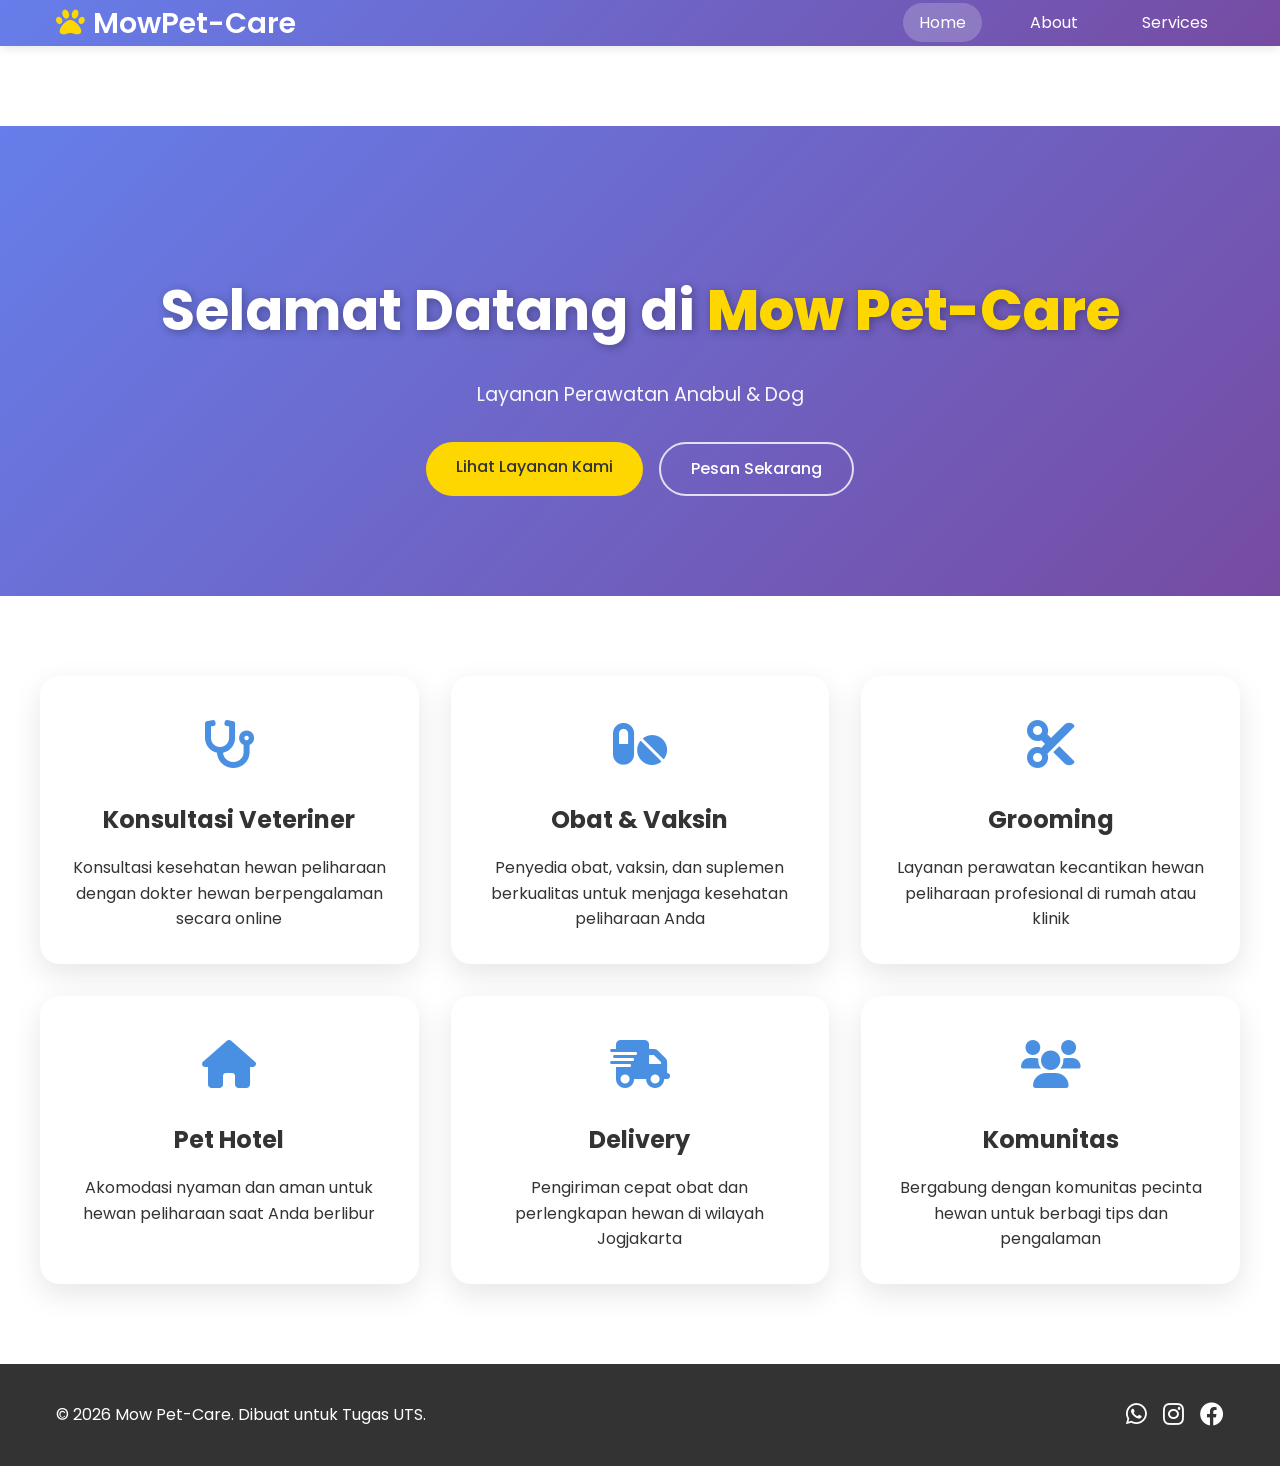
<file: index.html>
<!DOCTYPE html>
<html lang="id">
<head>
    <meta charset="UTF-8">
    <meta name="viewport" content="width=device-width, initial-scale=1.0">
    <title>Mow Pet-Care Jogjakarta</title>
    <link rel="stylesheet" href="style.css">
    <link href="https://cdnjs.cloudflare.com/ajax/libs/font-awesome/6.0.0/css/all.min.css" rel="stylesheet">
    <link href="https://fonts.googleapis.com/css2?family=Poppins:wght@300;400;500;600;700&display=swap" rel="stylesheet">
</head>
 
<body>
    <header>
        <nav class="container">
            <a href="index.html" class="logo">
                <i class="fas fa-paw"></i>MowPet-Care
            </a>
            <ul class="nav-menu" id="navMenu">
                <li><a href="index.html" class="nav-link active">Home</a></li>
                <li><a href="about.html" class="nav-link">About</a></li>
                <li><a href="contact.html" class="nav-link">Services</a></li>
            </ul>
            <div class="hamburger" id="hamburger">
                <i class="fas fa-bars"></i>
            </div>
        </nav>
    </header>

    <main>
         <section class="hero">
            <div class="container">
                <h1>Selamat Datang di <span>Mow Pet-Care</span></h1>
                <p>Layanan Perawatan Anabul & Dog</p>
                <div class="hero-buttons">
                    <a href="#services" class="btn btn-primary">Lihat Layanan Kami</a>
                    <a href="contact.html" class="btn btn-secondary">Pesan Sekarang</a>
                </div>
            </div>
        </section>

        <section id="services" class="services-grid container">
            <div class="service-card">
                <div class="service-icon">
                    <i class="fas fa-stethoscope"></i>
                </div>
                <h3>Konsultasi Veteriner</h3>
                <p>Konsultasi kesehatan hewan peliharaan dengan dokter hewan berpengalaman secara online</p>
            </div>
            <div class="service-card">
                <div class="service-icon">
                    <i class="fas fa-pills"></i>
                </div>
                <h3>Obat & Vaksin</h3>
                <p>Penyedia obat, vaksin, dan suplemen berkualitas untuk menjaga kesehatan peliharaan Anda</p>
            </div>
            <div class="service-card">
                <div class="service-icon">
                    <i class="fas fa-cut"></i>
                </div>
                <h3>Grooming</h3>
                <p>Layanan perawatan kecantikan hewan peliharaan profesional di rumah atau klinik</p>
            </div>
            <div class="service-card">
                <div class="service-icon">
                    <i class="fas fa-home"></i>
                </div>
                <h3>Pet Hotel</h3>
                <p>Akomodasi nyaman dan aman untuk hewan peliharaan saat Anda berlibur</p>
            </div>
            <div class="service-card">
                <div class="service-icon">
                    <i class="fas fa-shipping-fast"></i>
                </div>
                <h3>Delivery</h3>
                <p>Pengiriman cepat obat dan perlengkapan hewan di wilayah Jogjakarta</p>
            </div>
            <div class="service-card">
                <div class="service-icon">
                    <i class="fas fa-users"></i>
                </div>
                <h3>Komunitas</h3>
                <p>Bergabung dengan komunitas pecinta hewan untuk berbagi tips dan pengalaman</p>
            </div>
        </section>
    </main>
    <footer>
        <div class="container footer-content">
            <p>&copy; 2026 Mow Pet-Care. Dibuat untuk Tugas UTS.</p>
            <div class="social-links">
                <a href="#"><i class="fab fa-whatsapp"></i></a>
                <a href="#"><i class="fab fa-instagram"></i></a>
                <a href="#"><i class="fab fa-facebook"></i></a>
            </div>
        </div>
    </footer>

    <script src="script.js"></script>
</body>
</html>
</file>
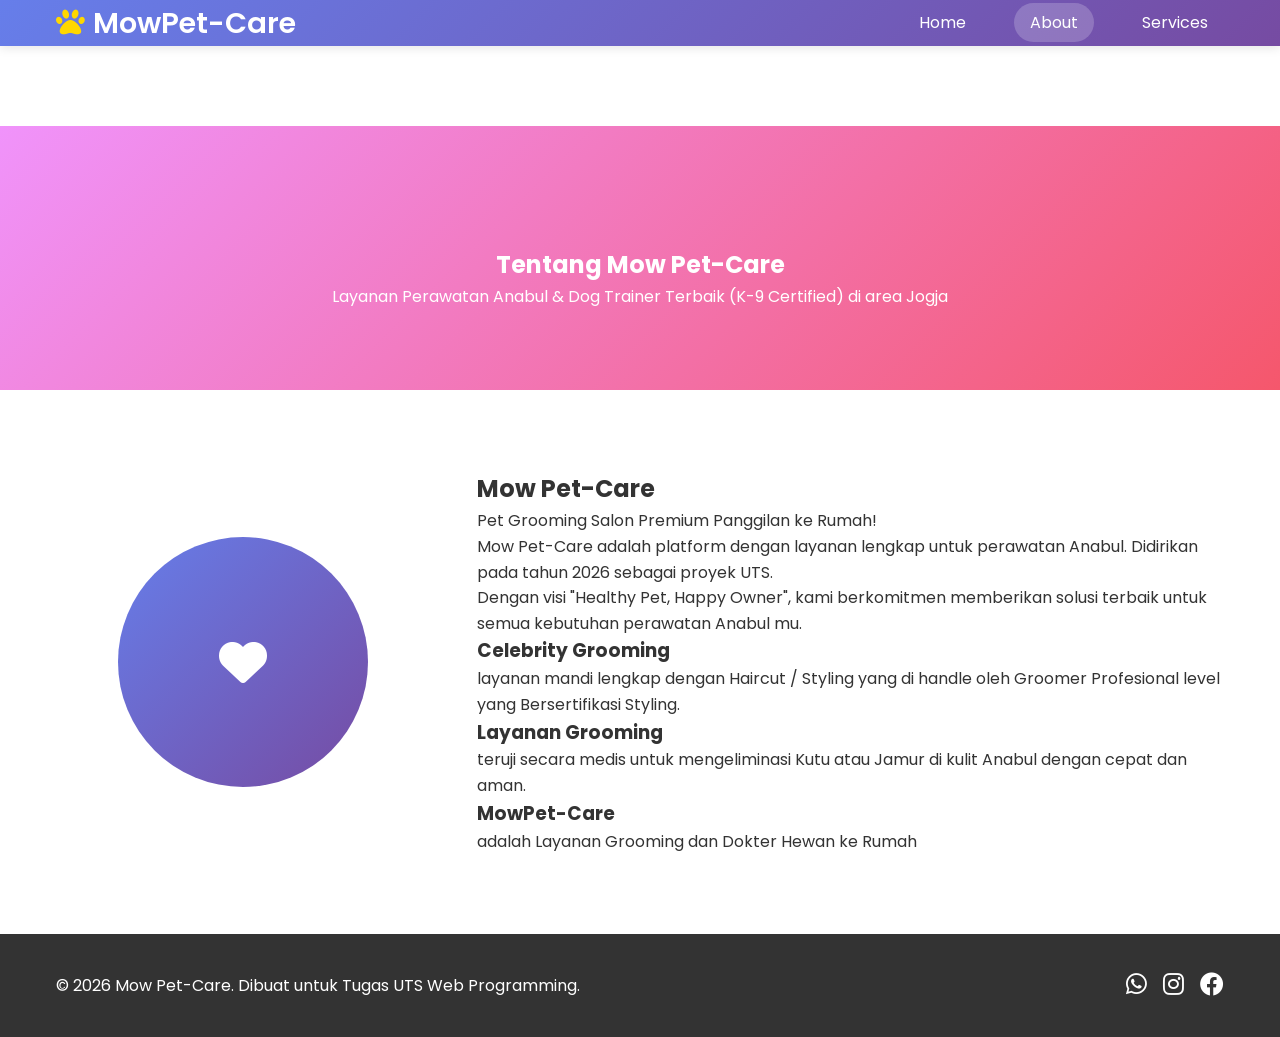
<file: about.html>
<!DOCTYPE html>
<html lang="id">
<head>
    <meta charset="UTF-8">
    <meta name="viewport" content="width=device-width, initial-scale=1.0">
    <title>Tentang Kami - Mow Pet-Care </title>
    <link rel="stylesheet" href="style.css">
    <link href="https://cdnjs.cloudflare.com/ajax/libs/font-awesome/6.0.0/css/all.min.css" rel="stylesheet">
    <link href="https://fonts.googleapis.com/css2?family=Poppins:wght@300;400;500;600;700&display=swap" rel="stylesheet">
</head>

<body>
    <header>
        <nav class="container">
            <a href="index.html" class="logo">
                <i class="fas fa-paw"></i>MowPet-Care
            </a>
            <ul class="nav-menu" id="navMenu">
                <li><a href="index.html" class="nav-link">Home</a></li>
                <li><a href="about.html" class="nav-link active">About</a></li>
                <li><a href="contact.html" class="nav-link">Services</a></li>
            </ul>
            <div class="hamburger" id="hamburger">
                <i class="fas fa-bars"></i>
            </div>
        </nav>
    </header>

    <main>
        <section class="about-hero">
            <div class="container">
                <h1>Tentang Mow Pet-Care</h1>
                <p>Layanan Perawatan Anabul & Dog Trainer Terbaik (K-9 Certified)
                    di area Jogja</p>
            </div>
        </section>
        <section class="profile-section container">
            <div class="profile-grid">
            <div class="profile-img">
                <i class="fas fa-heart"></i>
            </div>
            <div class="profile-info">
                <h2>Mow Pet-Care</h2>
                <p>Pet Grooming Salon Premium Panggilan ke Rumah!</p>
                <p>Mow Pet-Care adalah platform dengan layanan lengkap untuk perawatan Anabul. Didirikan pada tahun 2026 sebagai proyek UTS.</p>
                <p>Dengan visi "Healthy Pet, Happy Owner", kami berkomitmen memberikan solusi 
                    terbaik untuk semua kebutuhan perawatan Anabul mu.
                </p>
                <div class="features-grid">
                    <div class="feature-item">
                        <h3>Celebrity Grooming</h3>
                        <p>layanan mandi lengkap dengan Haircut / Styling yang di handle oleh Groomer Profesional level yang Bersertifikasi Styling.</p>
                    </div>
                    <div class="feature-item">
                        <h3>Layanan Grooming</h3>
                        <p>teruji secara medis untuk mengeliminasi Kutu atau Jamur di kulit Anabul dengan cepat dan aman. </p>
                    </div>
                    <div class="feature-item">
                        <h3>MowPet-Care</h3>
                        <p>adalah Layanan Grooming dan Dokter Hewan ke Rumah</p>
                    </div>
                </div>
            </div>
        </section>

    </main>
    
    <footer>
        <div class="container footer-content">
            <p>&copy; 2026 Mow Pet-Care. Dibuat untuk Tugas UTS Web Programming.</p>
            <div class="social-links">
                <a href="#"><i class="fab fa-whatsapp"></i></a>
                <a href="#"><i class="fab fa-instagram"></i></a>
                <a href="#"><i class="fab fa-facebook"></i></a>
            </div>
        </div>
    </footer>

    <script src="script.js"></script>
</body>
</html>
</file>
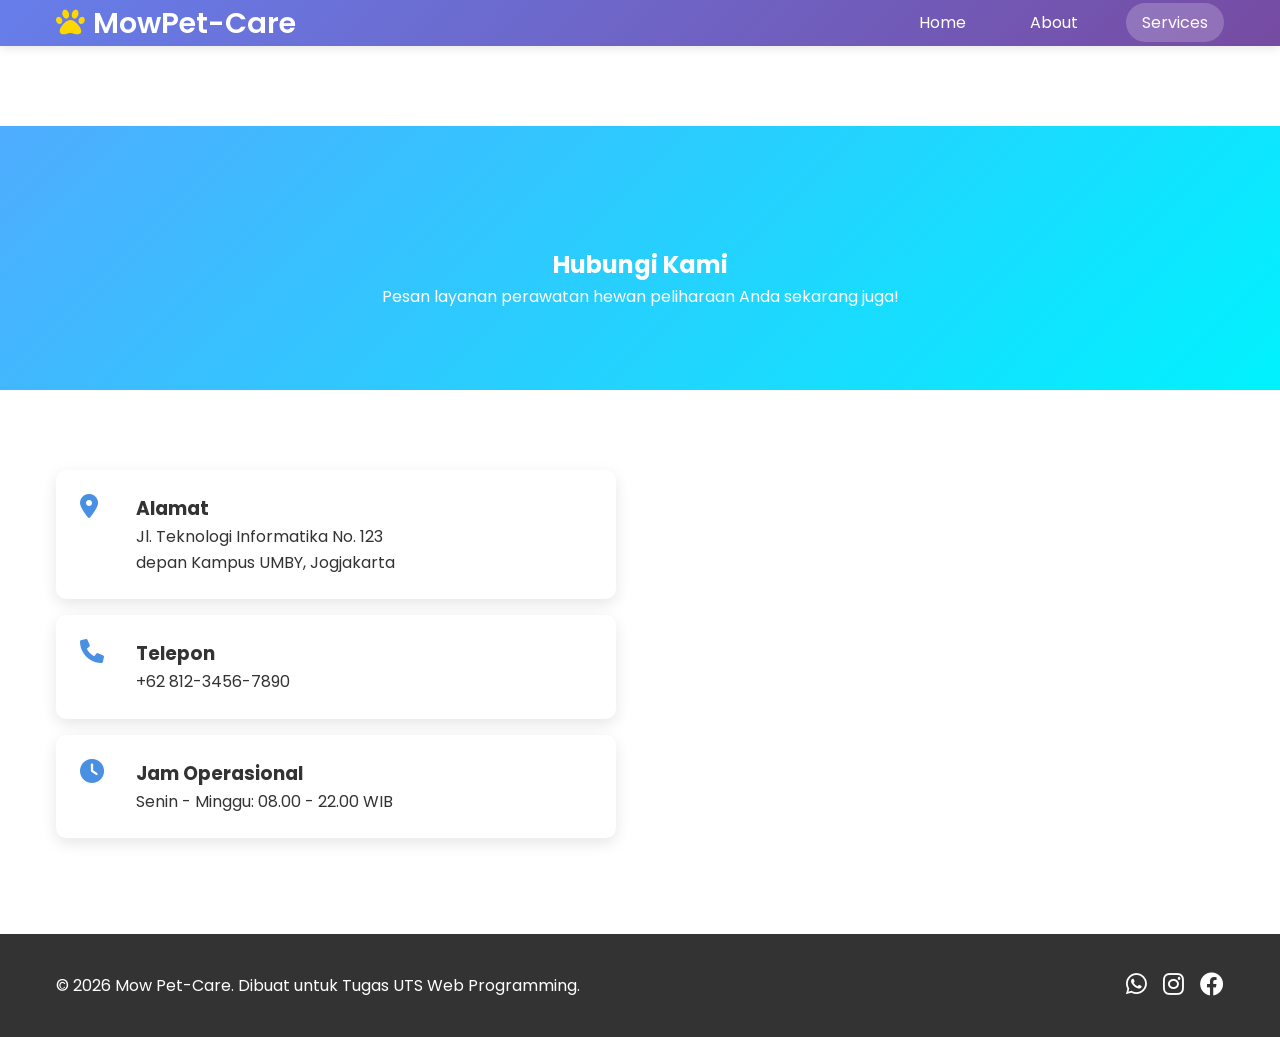
<file: contact.html>
<!DOCTYPE html>
<html lang="id">
<head>
    <meta charset="UTF-8">
    <meta name="viewport" content="width=device-width, initial-scale=1.0">
    <title>Siap mencoba Layanan kami ?- Mow Pet-Care </title>
    <link rel="stylesheet" href="style.css">
    <link href="https://cdnjs.cloudflare.com/ajax/libs/font-awesome/6.0.0/css/all.min.css" rel="stylesheet">
    <link href="https://fonts.googleapis.com/css2?family=Poppins:wght@300;400;500;600;700&display=swap" rel="stylesheet">
</head>
<body>
    <header>
        <nav class="container">
            <a href="index.html" class="logo">
                <i class="fas fa-paw"></i>MowPet-Care
            </a>
            <ul class="nav-menu" id="navMenu">
                <li><a href="index.html" class="nav-link">Home</a></li>
                <li><a href="about.html" class="nav-link">About</a></li>
                <li><a href="contact.html" class="nav-link active">Services</a></li>
            </ul>
            <div class="hamburger" id="hamburger">
                <i class="fas fa-bars"></i>
            </div>
        </nav>
    </header>
    <main>
        <section class="contact-hero">
            <div class="container">
                <h1>Hubungi Kami</h1>
                <p>Pesan layanan perawatan hewan peliharaan Anda sekarang juga!</p>
            </div>
        </section>
        <section class="contact-content container">
            <div class="contact-grid">
            <div class="contact-info">
                <div class="contact-item">
                    <i class="fas fa-map-marker-alt"></i>
                    <div>
                        <h3>Alamat</h3>
                        <p>Jl. Teknologi Informatika No. 123<br>depan Kampus UMBY, Jogjakarta</p>
                    </div>
                </div>
                <div class="contact-item">
                    <i class="fas fa-phone"></i>
                    <div>
                        <h3>Telepon</h3>
                        <p>+62 812-3456-7890</p>
                    </div>
                </div>
                <div class="contact-item">
                    <i class="fas fa-clock"></i>
                    <div>
                        <h3>Jam Operasional</h3>
                        <p>Senin - Minggu: 08.00 - 22.00 WIB</p>
                    </div>
                </div>
            </div>
        </section>
    </main>
    <footer>
        <div class="container footer-content">
            <p>&copy; 2026 Mow Pet-Care. Dibuat untuk Tugas UTS Web Programming.</p>
            <div class="social-links">
                <a href="#"><i class="fab fa-whatsapp"></i></a>
                <a href="#"><i class="fab fa-instagram"></i></a>
                <a href="#"><i class="fab fa-facebook"></i></a>
            </div>
        </div>
    </footer>
    <script src="script.js"></script>
</body>
</html>
</file>
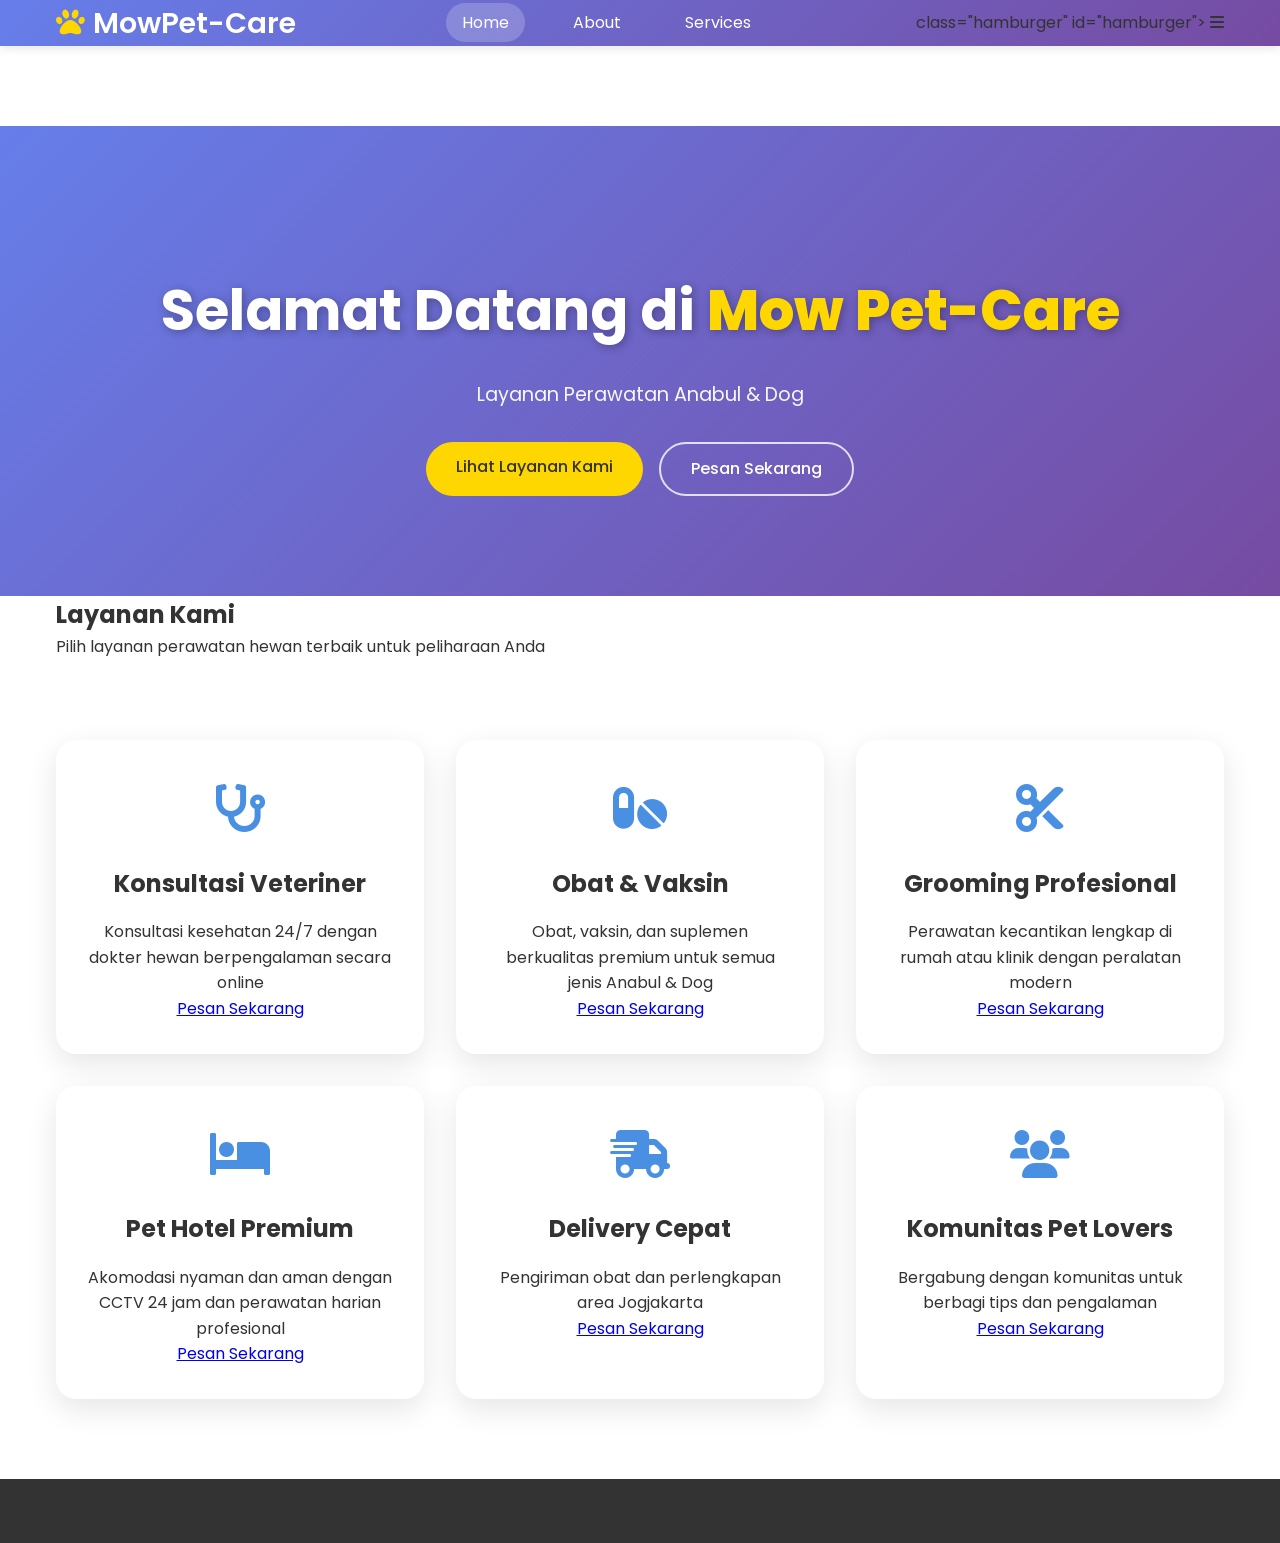
<file: indeks.html>
<!DOCTYPE html>
<html lang="id">
<head>
    <meta charset="UTF-8">
    <meta name="viewport" content="width=device-width, initial-scale=1.0">
    <title>Mow Pet-Care Jogjakarta</title>
    <link rel="stylesheet" href="style.css">
    <link href="https://cdnjs.cloudflare.com/ajax/libs/font-awesome/6.0.0/css/all.min.css" rel="stylesheet">
    <link href="https://fonts.googleapis.com/css2?family=Poppins:wght@300;400;500;600;700&display=swap" rel="stylesheet">
</head>
    <script src="script.js"></script>
    
<body>
    <header>
        <nav class="container">
            <a href="index.html" class="logo">
                <i class="fas fa-paw"></i>MowPet-Care
            </a>
            <ul class="nav-menu">
                <li><a href="index.html" class="nav-link active">Home</a></li>
                <li><a href="about.html" class="nav-link">About</a></li>
                <li><a href="contact.html" class="nav-link">Services</a></li>
            </ul>
            <div> class="hamburger" id="hamburger">
                <i class="fas fa-bars"></i>
            </div>
        </nav>
    </header>

    <main>
         <section class="hero">
            <div class="container">
                <h1>Selamat Datang di <span>Mow Pet-Care</span></h1>
                <p>Layanan Perawatan Anabul & Dog</p>
                <div class="hero-buttons">
                    <a href="#services" class="btn btn-primary">Lihat Layanan Kami</a>
                    <a href="contact.html" class="btn btn-secondary">Pesan Sekarang</a>
                </div>
            </div>
        </section>

        <section id="services" class="services-section">
            <div class="container">
                <div class="section-header">
                    <h2>Layanan <span>Kami</span></h2>
                    <p>Pilih layanan perawatan hewan terbaik untuk peliharaan Anda</p>
                </div>
            <div class="services-grid">

                <div class="service-card" data-aos="fade-up">
                    <div class="service-icon">
                        <i class="fas fa-stethoscope"></i>
                    </div>
                    <h3>Konsultasi Veteriner</h3>
                    <p>Konsultasi kesehatan 24/7 dengan dokter hewan berpengalaman secara online</p>
                    <a href="contact.html" class="service-link">Pesan Sekarang</a>
                </div>

                <div class="service-card" data-aos="fade-up" data-aos-delay="100">
                    <div class="service-icon">
                        <i class="fas fa-pills"></i>
                    </div>
                    <h3>Obat & Vaksin</h3>
                    <p>Obat, vaksin, dan suplemen berkualitas premium untuk semua jenis Anabul & Dog</p>
                    <a href="contact.html" class="service-link">Pesan Sekarang</a>
                </div>

                <div class="service-card" data-aos="fade-up" data-aos-delay="200">
                    <div class="service-icon">
                        <i class="fas fa-cut"></i>
                    </div>
                    <h3>Grooming Profesional</h3>
                    <p>Perawatan kecantikan lengkap di rumah atau klinik dengan peralatan modern</p>
                    <a href="contact.html" class="service-link">Pesan Sekarang</a>
                </div>

                <div class="service-card" data-aos="fade-up" data-aos-delay="300">
                    <div class="service-icon">
                        <i class="fas fa-bed"></i>
                    </div>
                    <h3>Pet Hotel Premium</h3>
                    <p>Akomodasi nyaman dan aman dengan CCTV 24 jam dan perawatan harian profesional</p>
                    <a href="contact.html" class="service-link">Pesan Sekarang</a>
                </div>

                <div class="service-card" data-aos="fade-up" data-aos-delay="400">
                    <div class="service-icon">
                        <i class="fas fa-shipping-fast"></i>
                    </div>
                    <h3>Delivery Cepat</h3>
                    <p>Pengiriman obat dan perlengkapan area Jogjakarta</p>
                    <a href="contact.html" class="service-link">Pesan Sekarang</a>
                </div>

                <div class="service-card" data-aos="fade-up" data-aos-delay="500">
                    <div class="service-icon">
                        <i class="fas fa-users"></i>
                    </div>
                    <h3>Komunitas Pet Lovers</h3>
                    <p>Bergabung dengan komunitas untuk berbagi tips dan pengalaman</p>
                    <a href="contact.html" class="service-link">Pesan Sekarang</a>
                </div>
            </div>
        </div>
        </section>
    </main>
    <footer></footer>
</body>
</html>
</file>
<file: style.css>
* { 
    margin: 0; 
    padding: 0; 
    box-sizing: border-box; 
}
body {
    font-family: 'Poppins', sans-serif;
    line-height: 1.6;
    color: #333;
}
.container {
    max-width: 1200px;
    margin: 0 auto;
    padding: 0 1rem;
}

/*header*/
header { 
    background: linear-gradient(135deg, #667eea 0%, #764ba2 100%);
    position: sticky; 
    top: 0;
    width: 100%;
    z-index: 990;
    box-shadow: 0 2px 10px rgba(0,0,0,0.1);
}
nav { 
    display: flex; 
    justify-content: space-between; 
    align-items: center;
    padding: 1rem 0;
}
.logo { 
    font-size: 1.8rem; 
    color: white; 
    text-decoration: none;
    font-weight: 600;
}
.logo i { 
    color: #FFD700; 
    margin-right: 0.5rem; 
}
.nav-menu { 
    display: flex; 
    list-style: none; 
    gap: 2rem; 
}
.nav-link { 
    color: white;
    text-decoration: none;
    padding: 0.5rem 1rem; 
    border-radius: 25px; 
    transition: background 0.3s; 
}
.nav-link:hover, 
.nav-link.active { 
    background: rgba(255,255,255,0.2);
}

.hamburger {
    display: none;
    color: white;
    font-size: 1.8rem;
    cursor: pointer;
}

/*main*/
main {
    margin-top: 80px;
}

/*laman depan*/
.hero {
    background: linear-gradient(135deg, #667eea 0%, #764ba2 100%);
    padding: 140px 0 100px;
    color: white;
    text-align: center;
    position: relative;
    overflow: hidden;
}
.hero h1 {
    font-size: clamp(2rem, 8vw, 3.5rem);
    margin-bottom: 1.5rem;
    font-weight: 700;
    text-shadow: 2px 2px 10px rgba(0,0,0,0.3);
}
.hero h1 span { color: #FFD700; font-weight: 800; }
.hero p {
    font-size: 1.2rem;
    margin-bottom: 2rem;
    opacity: 0.95;
    max-width: 600px;
    margin-left: auto;
    margin-right: auto;
}
.hero-buttons {
    display: flex;
    gap: 1rem;
    justify-content: center;
    flex-wrap: wrap;
}
.btn {
    display: inline-block;
    padding: 12px 30px;
    border-radius: 30px;
    font-weight: 500;
    text-decoration: none;
    transition: all 0.3s cubic-bezier(0.4, 0, 0.2, 1);
    border: none;
    cursor: pointer;
}
.btn-primary {
    background:#FFD700;
    color: #333;
}
.btn-primary:hover {
    background: #FFA500;
    transform: translateY(-2px);
}
.btn-secondary {
    background: transparent;
    color: white;
    border: 2px solid rgba(255, 255, 255, 0.8);
}
.btn-secondary:hover {
    background: rgba(255, 255, 255, 0.15);
    color: #333;
}
.services-grid {
    display: grid;
    grid-template-columns: repeat(auto-fit, minmax(300px, 1fr));
    gap: 2rem;
    padding: 80px 0;
}

.service-card {
    background: white;
    padding: 2rem;
    border-radius: 20px;
    box-shadow: 0 10px 30px rgba(0,0,0,0.1);
    text-align: center;
    transition: all 0.3s ease;
}

.service-card:hover {
    transform: translateY(-10px);
    box-shadow: 0 20px 40px rgba(0,0,0,0.15);
}

.service-icon {
    font-size: 3rem;
    color: #4A90E2;
    margin-bottom: 1rem;
}

.service-card h3 {
    font-size: 1.5rem;
    margin-bottom: 1rem;
    color: #333;
}

/*laman about*/
.about-hero {
    padding: 120px 0 80px;
    background: linear-gradient(135deg, #f093fb 0%, #f5576c 100%);
    color: white;
    text-align: center;
}
.profile-grid {
    display: grid;
    grid-template-columns: 1fr 2fr;
    gap: 3rem;
    padding: 80px 0;
    align-items: center;
}
.profile-img {
    width: 250px;
    height: 250px;
    background: linear-gradient(135deg, #667eea, #764ba2);
    border-radius: 50%;
    margin: 0 auto;
    display: flex;
    align-items: center;
    justify-content: center;
    font-size: 3rem;
    color: white;
}
feature-item h3 {
    color: #667eea;
    margin-bottom: 0.5rem;
}

/*laman contact*/
.contact-hero {
    padding: 120px 0 80px;
    background: linear-gradient(135deg, #4facfe 0%, #00f2fe 100%);
    color: white;
    text-align: center;
}
.contact-grid {
    display: grid;
    grid-template-columns: 1fr 1fr;
    gap: 3rem;
    padding: 80px 0;
}
.contact-item {
    display: flex;
    gap: 1rem;
    padding: 1.5rem;
    background: white;
    border-radius: 10px;
    box-shadow: 0 5px 15px rgba(0,0,0,0.1);
    margin-bottom: 1rem;
}
.contact-item i {
    font-size: 1.5rem;
    color: #4A90E2;
    width: 40px;
}

/*footer*/
footer {
    background: #333;
    color: white;
    text-align: center;
    padding: 2rem 0;
}
.footer-content {
    display: flex;
    justify-content: space-between;
    align-items: center;
    flex-wrap: wrap;
    gap: 1rem;
}
.social-links {
    display: flex;
    gap: 1rem;
}
.social-links a {
    color: white;
    font-size: 1.5rem;
    transition: color 0.3s ease;
}
.social-links a:hover {
    color: #FFD700;
}

/*responsif*/
@media (max-width: 768px) {
    .hamburger {
        display: flex !important;
    }
    .nav-menu {
        position: fixed;
        left: -100%;
        top: 80px;
        flex-direction: column;
        width: 100%;
        background: rgba(102, 126, 234, 0.98);
        padding: 2rem 0;
        transition: left 0.3s;
        z-index: 999;

    }
    .nav-menu.active {
        left: 0 !important;
    }
    .hero h1,
    .about-hero h1,
    .contact-hero h1 {
        font-size: 2.rem;
    }
    .profile-grid,
    .contact-grid {
        grid-template-columns: 1fr;
        gap: 2rem;
    }    
    .hero-buttons {
        flex-direction: column;
        align-items: center;
    }
    .btn {
        width: 100%;
        max-width: 300px;
    }
    .services-grid {
        grid-template-columns: 1fr;
    }
    .footer-content {
        flex-direction: column;
        text-align: center;
    }
}
</file>
